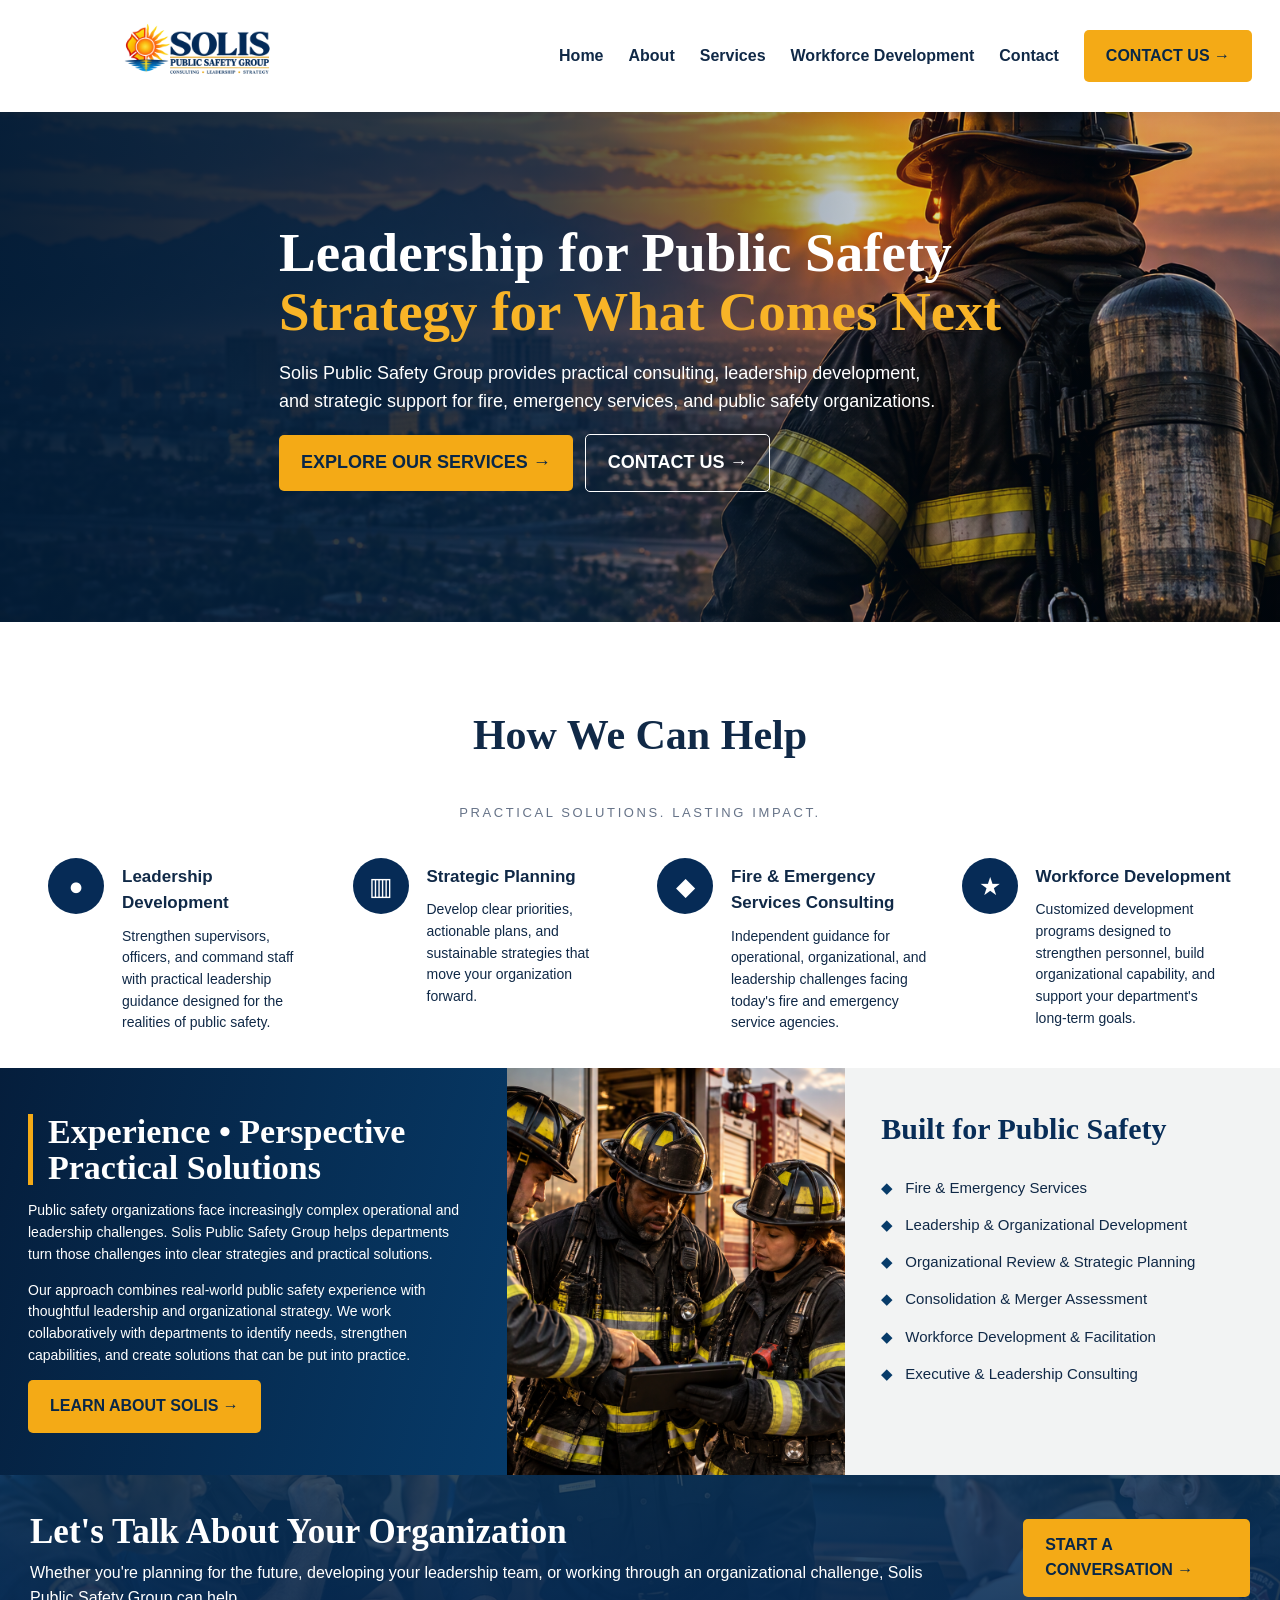
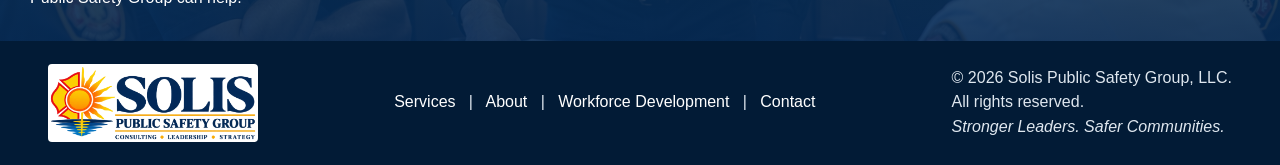
<file: index.html>
<!doctype html><html lang="en"><head><meta charset="utf-8"><meta name="viewport" content="width=device-width,initial-scale=1"><title>Solis Public Safety Group | Public Safety Consulting</title>
<link rel="icon" type="image/png" href="favicon.png"><meta name="description" content="Public safety consulting, leadership development, workforce development, strategic planning, and organizational guidance for fire and emergency service organizations."><link rel="stylesheet" href="styles.css"><style>
/* Homepage-specific styling to closely match the approved visual mockup */
.home .nav{max-width:1460px}.home-hero{min-height:510px;background:linear-gradient(90deg,rgba(2,28,55,.95) 0%,rgba(3,37,70,.75) 42%,rgba(3,37,70,.15) 72%),url('hero-firefighter.png') center 45%/cover;color:#fff;display:flex;align-items:center}.home-hero h1{font-size:55px;line-height:1.07;max-width:1050px;margin:0 0 18px}.home-hero p{font-size:18px;max-width:660px}.mock-services{padding:46px 0 34px}.mock-services h2{font-size:42px}.mock-grid{display:grid;grid-template-columns:repeat(4,1fr);gap:34px;margin-top:35px}.mock-item{display:grid;grid-template-columns:58px 1fr;gap:16px;align-items:start}.mock-item h3{font-family:Arial,sans-serif;font-size:17px;margin:6px 0 9px}.mock-item p{font-size:14px;margin:0}.mock-mid{display:grid;grid-template-columns:1.05fr .70fr .90fr;min-height:330px}.mock-copy{background:linear-gradient(105deg,#051e3c,#073b69);color:#fff;padding:46px 48px 42px max(28px,calc((100vw - 1440px)/2))}.mock-copy h2{color:#fff;font-size:34px;line-height:1.05;border-left:5px solid var(--gold);padding-left:15px;margin:0 0 15px}.mock-copy p{font-size:14px;max-width:600px}.mock-photo{background:url('home-public-safety-team.png') center/cover}.mock-built{background:#f2f3f3;padding:38px 36px}.mock-built h2{font-size:30px;margin:0 0 16px;color:#082d58}.mock-built ul{list-style:none;padding:0;margin:0}.mock-built li{padding:7px 0;font-size:15px}.mock-built li:before{content:'◆';color:#073b69;margin-right:12px}.home-cta{background:linear-gradient(#0a355ecf,#062b56e8),url('strategy.png') center/cover;padding:30px;color:white}.home-cta .inner{max-width:1240px;margin:auto;display:flex;align-items:center;justify-content:center;gap:70px}.home-cta h2{font-size:35px;color:#fff;margin:0}.home-cta p{margin:2px 0 0}.home footer{padding:23px 0}@media(max-width:950px){.mock-grid{grid-template-columns:1fr 1fr}.mock-mid{grid-template-columns:1fr}.mock-photo{min-height:320px}.home-cta .inner{display:block;text-align:center}.home-cta .btn{margin-top:15px}}@media(max-width:560px){.home-hero{min-height:540px}.home-hero h1{font-size:38px}.mock-grid{grid-template-columns:1fr}.mock-copy{padding:38px 22px}.mock-built{padding:35px 22px}}
footer .footer-links a{color:#fff;text-decoration:none}footer .footer-links a:hover,footer .footer-links a:focus{text-decoration:underline}</style></head><body class="home">
<header><div class="wrap nav"><a href="index.html"><img class="logo" src="solis-header-logo-blue.png" alt="Solis Public Safety Group"></a><button class="menuBtn" aria-label="Open menu" onclick="document.querySelector('nav').classList.toggle('open')">☰</button><nav><a href="index.html">Home</a><a href="about.html">About</a><a href="services.html">Services</a><a href="workforce-development.html">Workforce Development</a><a href="contact.html">Contact</a><a class="btn" href="contact.html">CONTACT US →</a></nav></div></header>
<main>
<section class="home-hero"><div class="wrap"><h1>Leadership for Public Safety<br><span class="gold">Strategy for What Comes Next</span></h1><p>Solis Public Safety Group provides practical consulting, leadership development, and strategic support for fire, emergency services, and public safety organizations.</p><p><a class="btn" href="services.html">EXPLORE OUR SERVICES →</a><a class="btn outline" href="contact.html">CONTACT US →</a></p></div></section>
<section class="mock-services"><div class="wrap"><div class="center"><h2>How We Can Help</h2><div class="eyebrow">PRACTICAL SOLUTIONS. LASTING IMPACT.</div></div><div class="mock-grid">
<div class="mock-item"><div class="icon">●</div><div><h3>Leadership Development</h3><p>Strengthen supervisors, officers, and command staff with practical leadership guidance designed for the realities of public safety.</p></div></div>
<div class="mock-item"><div class="icon">▥</div><div><h3>Strategic Planning</h3><p>Develop clear priorities, actionable plans, and sustainable strategies that move your organization forward.</p></div></div>
<div class="mock-item"><div class="icon">◆</div><div><h3>Fire & Emergency<br>Services Consulting</h3><p>Independent guidance for operational, organizational, and leadership challenges facing today's fire and emergency service agencies.</p></div></div>
<div class="mock-item"><div class="icon">★</div><div><h3>Workforce Development</h3><p>Customized development programs designed to strengthen personnel, build organizational capability, and support your department's long-term goals.</p></div></div>
</div></div></section>
<section class="mock-mid"><div class="mock-copy"><h2>Experience • Perspective<br>Practical Solutions</h2><p>Public safety organizations face increasingly complex operational and leadership challenges. Solis Public Safety Group helps departments turn those challenges into clear strategies and practical solutions.</p><p>Our approach combines real-world public safety experience with thoughtful leadership and organizational strategy. We work collaboratively with departments to identify needs, strengthen capabilities, and create solutions that can be put into practice.</p><a class="btn" href="about.html">LEARN ABOUT SOLIS →</a></div><div class="mock-photo" role="img" aria-label="Fire and emergency services team near apparatus"></div><div class="mock-built"><h2>Built for Public Safety</h2><ul><li>Fire & Emergency Services</li><li>Leadership & Organizational Development</li><li>Organizational Review & Strategic Planning</li><li>Consolidation & Merger Assessment</li><li>Workforce Development & Facilitation</li><li>Executive & Leadership Consulting</li></ul></div></section>
<section class="home-cta"><div class="inner"><div><h2>Let's Talk About Your Organization</h2><p>Whether you're planning for the future, developing your leadership team, or working through an organizational challenge, Solis Public Safety Group can help.</p></div><a class="btn" href="contact.html">START A CONVERSATION →</a></div></section>
</main><footer><div class="wrap"><img class="footerlogo" src="solis-footer-logo.png" alt="Solis Public Safety Group"><div class="footer-links"><a href="services.html">Services</a> &nbsp;&nbsp;|&nbsp;&nbsp; <a href="about.html">About</a> &nbsp;&nbsp;|&nbsp;&nbsp; <a href="workforce-development.html">Workforce Development</a> &nbsp;&nbsp;|&nbsp;&nbsp; <a href="contact.html">Contact</a></div><div>© 2026 Solis Public Safety Group, LLC.<br>All rights reserved.<br><em>Stronger Leaders. Safer Communities.</em></div></div></footer><script>document.querySelectorAll('nav a').forEach(a=>a.addEventListener('click',()=>document.querySelector('nav').classList.remove('open')))</script></body></html>
</file>
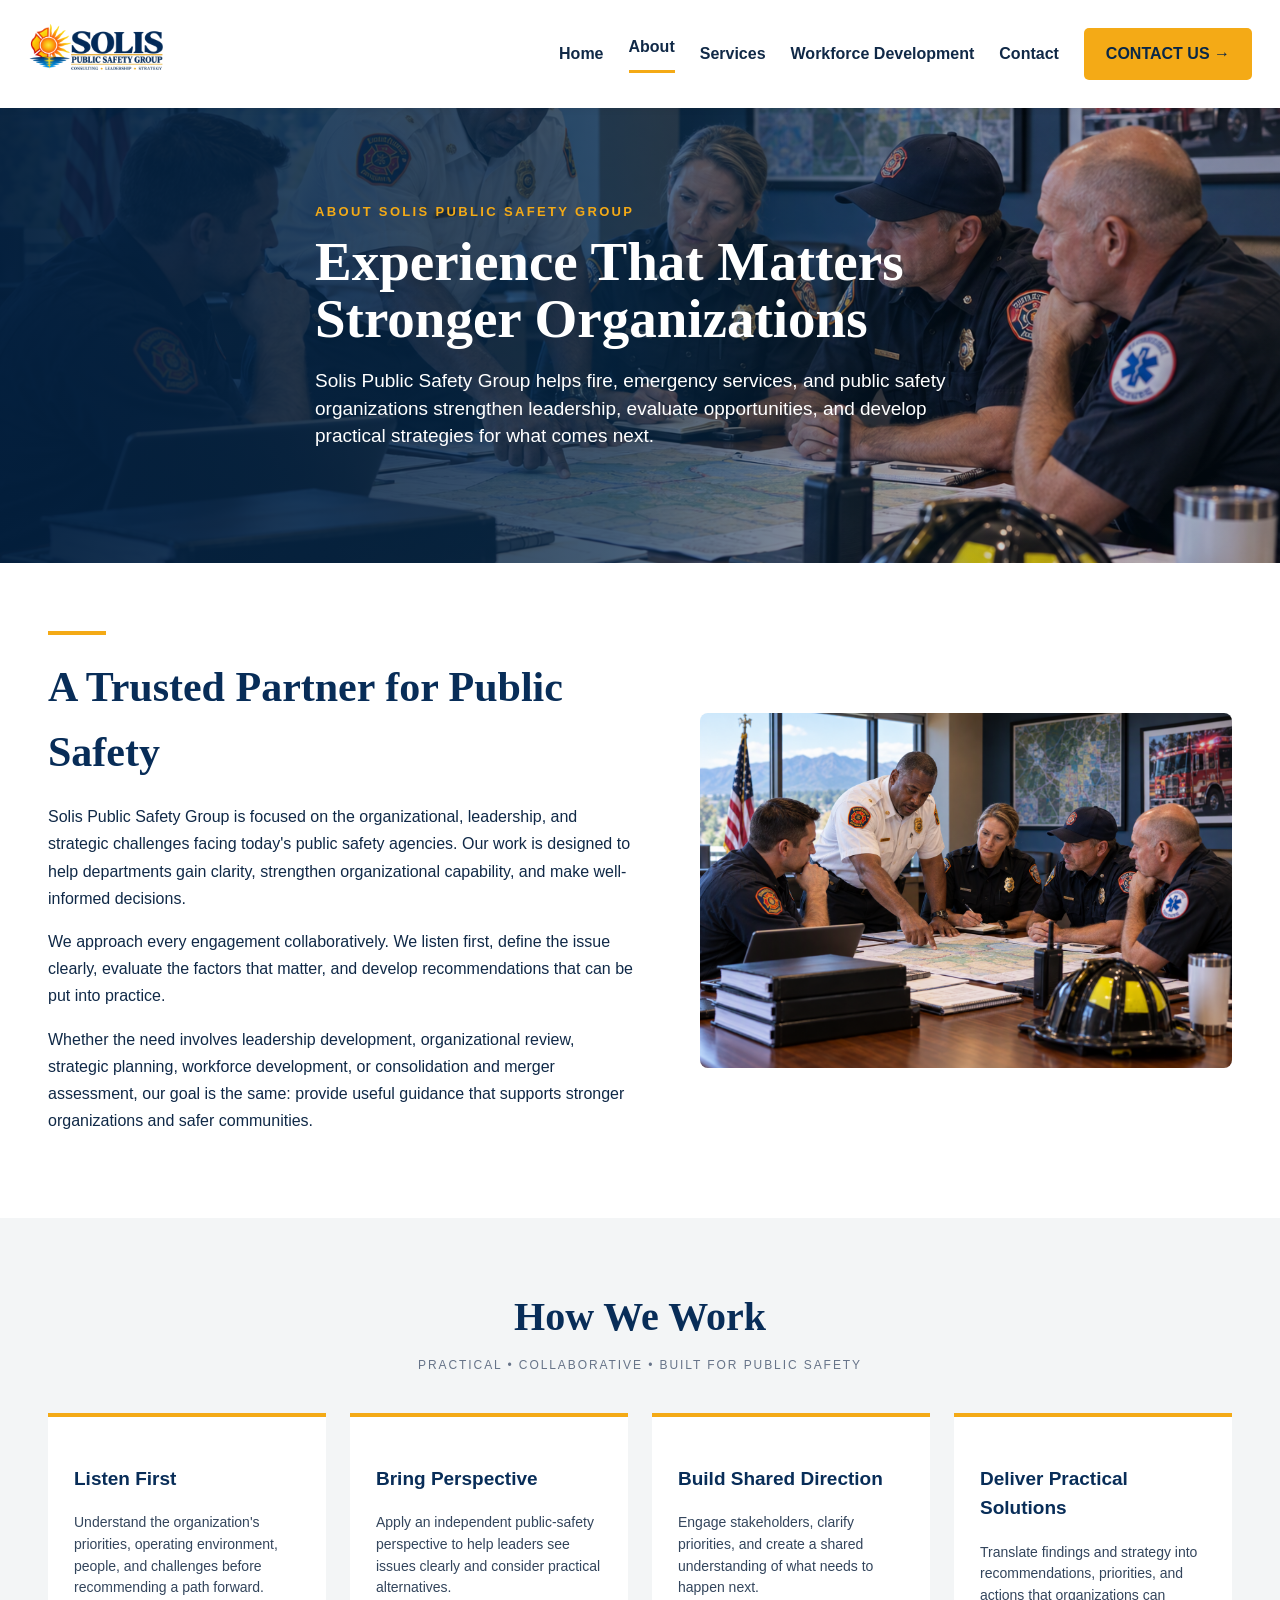
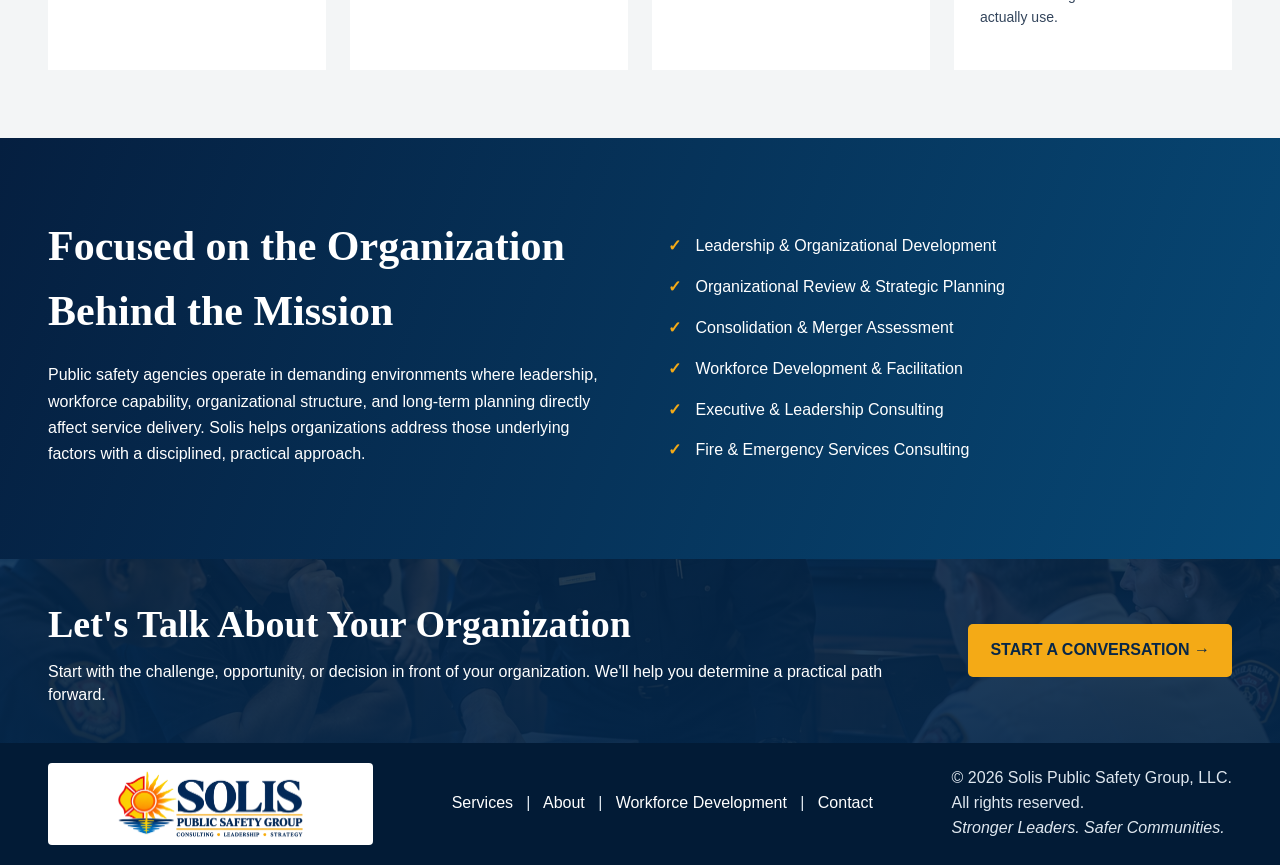
<file: about.html>
<!doctype html><html lang="en"><head><meta charset="utf-8"><meta name="viewport" content="width=device-width,initial-scale=1"><title>About Solis | Public Safety Leadership &amp; Strategy</title>
<link rel="icon" type="image/png" href="favicon.png"><meta name="description" content="Learn about Solis Public Safety Group and our experience-driven approach to public safety leadership, organizational development, strategic planning, and consulting."><link rel="stylesheet" href="styles.css"><style>
.about{overflow-x:hidden}.about header{background:#fff}.about .nav{max-width:1460px;height:108px}.about .nav>a:first-child{flex:0 0 430px}.about .logo{width:430px!important;max-height:92px!important;object-fit:contain;object-position:left center}.about .nav nav{margin-left:auto}.about .nav nav a[href="about.html"]{padding-bottom:10px;border-bottom:3px solid var(--gold)}.about-hero{min-height:455px;background:linear-gradient(90deg,rgba(3,31,61,.96),rgba(5,43,78,.73) 48%,rgba(5,35,64,.20) 78%),url('about-public-safety-team.png') center/cover;color:#fff;display:flex;align-items:center}.about-hero .copy{max-width:710px}.about-hero .eyebrow{color:#f4aa16;font-weight:800;letter-spacing:.18em;font-size:13px}.about-hero h1{font-size:55px;line-height:1.05;margin:10px 0 15px}.about-hero p{font-size:19px;line-height:1.45;max-width:650px}.about-section{padding:68px 0}.intro{display:grid;grid-template-columns:1.05fr .95fr;gap:65px;align-items:center}.intro h2,.approach h2{font-size:42px;color:#082d58;margin:0 0 18px}.intro p{font-size:16px;line-height:1.7}.intro img{width:100%;border-radius:8px;display:block}.accent{width:58px;border-top:4px solid var(--gold);margin:0 0 20px}.principles{background:#f3f5f6}.principles .center{text-align:center}.principles h2{font-size:40px;margin:0 0 8px;color:#082d58}.principles .sub{color:#677489;letter-spacing:.16em;font-size:12px}.principle-grid{display:grid;grid-template-columns:repeat(4,1fr);gap:24px;margin-top:38px}.principle{background:#fff;border-top:4px solid var(--gold);padding:28px 26px;min-height:205px}.principle h3{font-family:Arial,sans-serif;font-size:19px;color:#082d58}.principle p{font-size:14px;line-height:1.55;color:#33455c}.approach{background:linear-gradient(110deg,#051f40,#074875);color:#fff}.approach h2{color:#fff}.approach-grid{display:grid;grid-template-columns:1fr 1fr;gap:55px;align-items:center}.approach p{line-height:1.65}.check{list-style:none;padding:0;margin:20px 0}.check li{padding:8px 0 8px 28px;position:relative}.check li:before{content:'✓';position:absolute;left:0;color:var(--gold);font-weight:800}.about-cta{background:linear-gradient(rgba(4,39,75,.86),rgba(4,39,75,.92)),url('strategy.png') center/cover;color:#fff;padding:36px 0}.about-cta .wrap{display:grid;grid-template-columns:1fr auto;gap:40px;align-items:center}.about-cta h2{font-size:38px;margin:0 0 6px}.about-cta p{margin:0;line-height:1.45}.about footer{padding:20px 0}.about .footerlogo{width:325px!important;max-height:82px!important;object-fit:contain;background:#fff!important;padding:6px 10px;border-radius:4px}@media(max-width:1000px){.about .nav>a:first-child{flex-basis:340px}.about .logo{width:340px!important}.principle-grid{grid-template-columns:1fr 1fr}}@media(max-width:850px){.about .nav>a:first-child{flex-basis:auto}.about .logo{width:255px!important}.about-hero h1{font-size:42px}.intro,.approach-grid,.about-cta .wrap{grid-template-columns:1fr}.principle-grid{grid-template-columns:1fr 1fr}.about-cta{text-align:center}}@media(max-width:560px){.principle-grid{grid-template-columns:1fr}.about-hero h1{font-size:36px}.about-section{padding:48px 0}}
footer .footer-links a{color:#fff;text-decoration:none}footer .footer-links a:hover,footer .footer-links a:focus{text-decoration:underline}</style></head><body class="about"><header><div class="wrap nav"><a href="index.html"><img class="logo" src="solis-header-logo-blue.png" alt="Solis Public Safety Group"></a><button class="menuBtn" aria-label="Open menu" onclick="document.querySelector('nav').classList.toggle('open')">☰</button><nav><a href="index.html">Home</a><a href="about.html">About</a><a href="services.html">Services</a><a href="workforce-development.html">Workforce Development</a><a href="contact.html">Contact</a><a class="btn" href="contact.html">CONTACT US →</a></nav></div></header><main>
<section class="about-hero"><div class="wrap"><div class="copy"><div class="eyebrow">ABOUT SOLIS PUBLIC SAFETY GROUP</div><h1>Experience That Matters<br>Stronger Organizations</h1><p>Solis Public Safety Group helps fire, emergency services, and public safety organizations strengthen leadership, evaluate opportunities, and develop practical strategies for what comes next.</p></div></div></section>
<section class="about-section"><div class="wrap intro"><div><div class="accent"></div><h2>A Trusted Partner for Public Safety</h2><p>Solis Public Safety Group is focused on the organizational, leadership, and strategic challenges facing today's public safety agencies. Our work is designed to help departments gain clarity, strengthen organizational capability, and make well-informed decisions.</p><p>We approach every engagement collaboratively. We listen first, define the issue clearly, evaluate the factors that matter, and develop recommendations that can be put into practice.</p><p>Whether the need involves leadership development, organizational review, strategic planning, workforce development, or consolidation and merger assessment, our goal is the same: provide useful guidance that supports stronger organizations and safer communities.</p></div><img src="about-public-safety-team.png" alt="Public safety leaders collaborating around planning materials"></div></section>
<section class="about-section principles"><div class="wrap"><div class="center"><h2>How We Work</h2><div class="sub">PRACTICAL • COLLABORATIVE • BUILT FOR PUBLIC SAFETY</div></div><div class="principle-grid"><article class="principle"><h3>Listen First</h3><p>Understand the organization's priorities, operating environment, people, and challenges before recommending a path forward.</p></article><article class="principle"><h3>Bring Perspective</h3><p>Apply an independent public-safety perspective to help leaders see issues clearly and consider practical alternatives.</p></article><article class="principle"><h3>Build Shared Direction</h3><p>Engage stakeholders, clarify priorities, and create a shared understanding of what needs to happen next.</p></article><article class="principle"><h3>Deliver Practical Solutions</h3><p>Translate findings and strategy into recommendations, priorities, and actions that organizations can actually use.</p></article></div></div></section>
<section class="about-section approach"><div class="wrap approach-grid"><div><h2>Focused on the Organization Behind the Mission</h2><p>Public safety agencies operate in demanding environments where leadership, workforce capability, organizational structure, and long-term planning directly affect service delivery. Solis helps organizations address those underlying factors with a disciplined, practical approach.</p></div><ul class="check"><li>Leadership & Organizational Development</li><li>Organizational Review & Strategic Planning</li><li>Consolidation & Merger Assessment</li><li>Workforce Development & Facilitation</li><li>Executive & Leadership Consulting</li><li>Fire & Emergency Services Consulting</li></ul></div></section>
<section class="about-cta"><div class="wrap"><div><h2>Let's Talk About Your Organization</h2><p>Start with the challenge, opportunity, or decision in front of your organization. We'll help you determine a practical path forward.</p></div><a class="btn" href="contact.html">START A CONVERSATION →</a></div></section></main>
<footer><div class="wrap"><img class="footerlogo" src="solis-footer-logo.png" alt="Solis Public Safety Group"><div class="footer-links"><a href="services.html">Services</a> &nbsp;&nbsp;|&nbsp;&nbsp; <a href="about.html">About</a> &nbsp;&nbsp;|&nbsp;&nbsp; <a href="workforce-development.html">Workforce Development</a> &nbsp;&nbsp;|&nbsp;&nbsp; <a href="contact.html">Contact</a></div><div>© 2026 Solis Public Safety Group, LLC.<br>All rights reserved.<br><em>Stronger Leaders. Safer Communities.</em></div></div></footer><script>document.querySelectorAll('nav a').forEach(a=>a.addEventListener('click',()=>document.querySelector('nav').classList.remove('open')))</script></body></html>
</file>
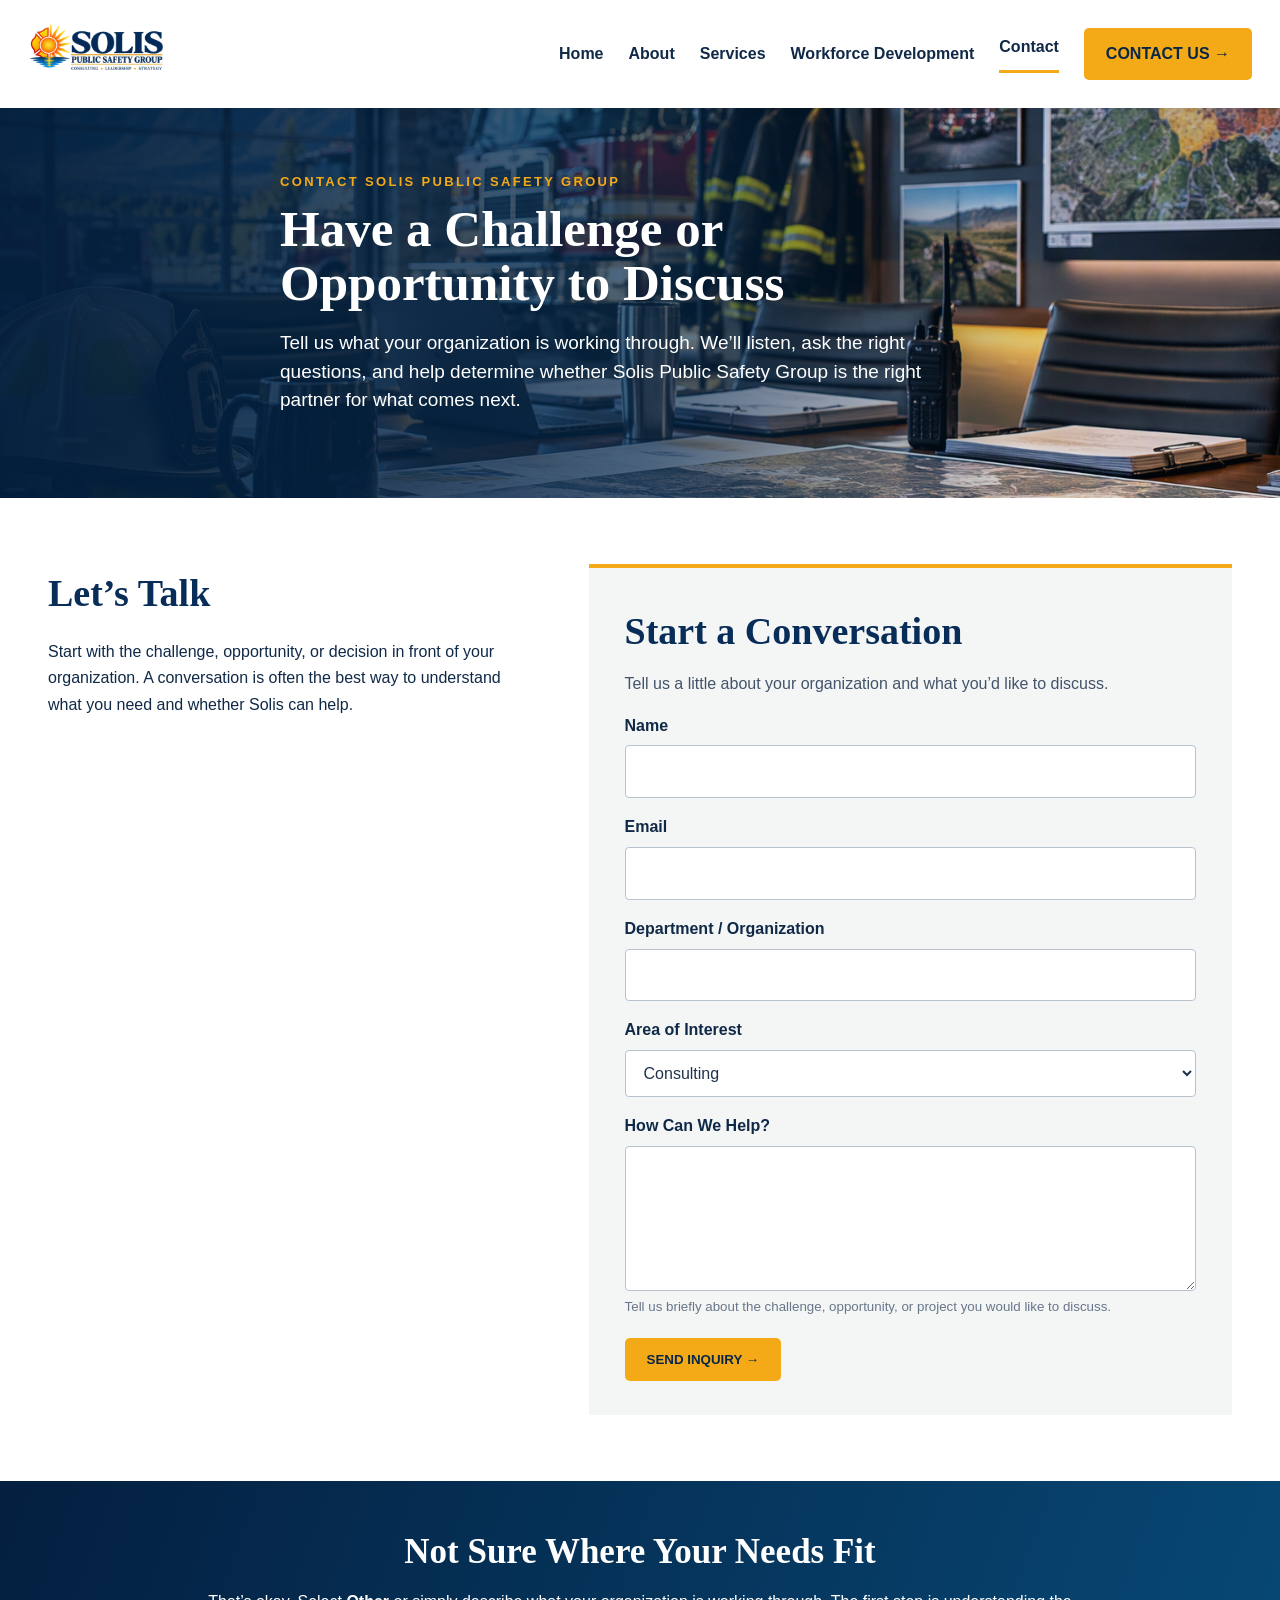
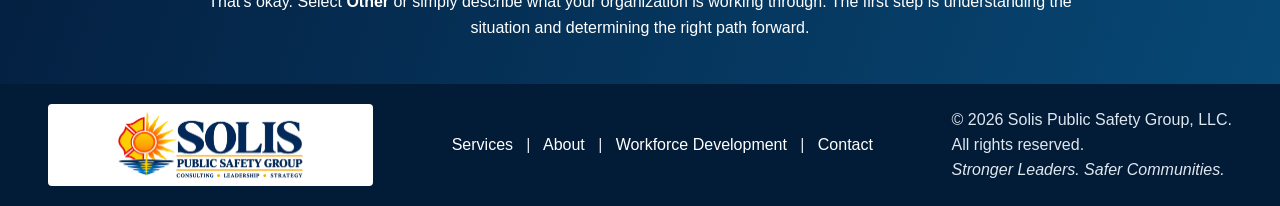
<file: contact.html>
<!doctype html><html lang="en"><head><meta charset="utf-8"><meta name="viewport" content="width=device-width,initial-scale=1"><title>Contact Solis Public Safety Group</title>
<link rel="icon" type="image/png" href="favicon.png"><meta name="description" content="Contact Solis Public Safety Group to discuss public safety consulting, leadership development, strategic planning, workforce development, and organizational needs."><link rel="stylesheet" href="styles.css"><style>
.contact-page{overflow-x:hidden}.contact-page header{background:#fff}.contact-page .nav{max-width:1460px;height:108px}.contact-page .nav>a:first-child{flex:0 0 430px}.contact-page .logo{width:430px!important;max-height:92px!important;object-fit:contain;object-position:left center}.contact-page .nav nav{margin-left:auto}.contact-page .nav nav a[href="contact.html"]{padding-bottom:10px;border-bottom:3px solid var(--gold)}.contact-hero{min-height:390px;background:linear-gradient(90deg,rgba(3,31,61,.97),rgba(5,43,78,.70) 51%,rgba(5,35,64,.12) 80%),url('contact-public-safety.png') center/cover;color:#fff;display:flex;align-items:center}.contact-hero .copy{max-width:720px}.contact-hero .eyebrow{color:#f4aa16;font-weight:800;letter-spacing:.18em;font-size:13px}.contact-hero h1{font-size:51px;line-height:1.06;margin:10px 0 15px}.contact-hero p{font-size:19px;line-height:1.5;max-width:680px}.contact-section{padding:66px 0}.contact-layout{display:grid;grid-template-columns:.85fr 1.15fr;gap:65px;align-items:start}.talk h2,.formbox h2{font-size:38px;color:#082d58;margin:0 0 16px}.talk>p{font-size:16px;line-height:1.65}.person{margin-top:34px;border-left:4px solid var(--gold);padding-left:22px}.person h3{font-family:Georgia,'Times New Roman',serif;font-size:25px;color:#082d58;margin:0 0 13px}.contact-action{display:block;width:max-content;max-width:100%;font-family:Montserrat,Arial,Helvetica,sans-serif;font-weight:600;font-size:19px;line-height:1.65;color:#073b69;text-decoration:none}.contact-action:hover{text-decoration:underline}.brandline{margin-top:18px;color:#6c7889;font-size:12px;letter-spacing:.14em}.formbox{background:#f4f5f5;border-top:4px solid var(--gold);padding:34px 36px}.formbox>p{margin-top:-5px;color:#43546a}.field{display:grid;gap:7px;margin:17px 0}.field label{font-weight:700;color:#102947}.field input,.field select,.field textarea{width:100%;padding:13px 14px;border:1px solid #b8c3cd;border-radius:4px;background:#fff;color:#1e334b;font:inherit}.field textarea{min-height:145px;resize:vertical}.field small{color:#68768a;line-height:1.35}.submit{border:0;cursor:pointer;margin-top:5px}.unsure{background:linear-gradient(110deg,#041f40,#074875);color:#fff;padding:44px 0}.unsure .wrap{max-width:920px;text-align:center}.unsure h2{font-size:35px;margin:0 0 10px}.unsure p{font-size:16px;line-height:1.6;margin:0}.contact-page footer{padding:20px 0}.contact-page .footerlogo{width:325px!important;max-height:82px!important;object-fit:contain;background:#fff!important;padding:6px 10px;border-radius:4px}@media(max-width:1000px){.contact-page .nav>a:first-child{flex-basis:340px}.contact-page .logo{width:340px!important}}@media(max-width:850px){.contact-page .nav>a:first-child{flex-basis:auto}.contact-page .logo{width:255px!important}.contact-hero h1{font-size:40px}.contact-layout{grid-template-columns:1fr;gap:40px}}@media(max-width:560px){.contact-hero h1{font-size:34px}.contact-section{padding:48px 0}.formbox{padding:28px 22px}.contact-action{font-size:18px}}
footer .footer-links a{color:#fff;text-decoration:none}footer .footer-links a:hover,footer .footer-links a:focus{text-decoration:underline}</style></head><body class="contact-page"><header><div class="wrap nav"><a href="index.html"><img class="logo" src="solis-header-logo-blue.png" alt="Solis Public Safety Group"></a><button class="menuBtn" aria-label="Open menu" onclick="document.querySelector('nav').classList.toggle('open')">☰</button><nav><a href="index.html">Home</a><a href="about.html">About</a><a href="services.html">Services</a><a href="workforce-development.html">Workforce Development</a><a href="contact.html">Contact</a><a class="btn" href="contact.html">CONTACT US →</a></nav></div></header><main>
<section class="contact-hero"><div class="wrap"><div class="copy"><div class="eyebrow">CONTACT SOLIS PUBLIC SAFETY GROUP</div><h1>Have a Challenge or Opportunity to Discuss</h1><p>Tell us what your organization is working through. We’ll listen, ask the right questions, and help determine whether Solis Public Safety Group is the right partner for what comes next.</p></div></div></section>
<section class="contact-section"><div class="wrap contact-layout"><div class="talk"><h2>Let’s Talk</h2><p>Start with the challenge, opportunity, or decision in front of your organization. A conversation is often the best way to understand what you need and whether Solis can help.</p></div>
<div class="formbox"><h2>Start a Conversation</h2><p>Tell us a little about your organization and what you’d like to discuss.</p><form action="https://formspree.io/f/xkjrkzvl" method="POST"><div class="field"><label for="name">Name</label><input id="name" name="name" required autocomplete="name"></div><div class="field"><label for="email">Email</label><input id="email" name="email" type="email" required autocomplete="email"></div><div class="field"><label for="org">Department / Organization</label><input id="org" name="organization" autocomplete="organization"></div><div class="field"><label for="interest">Area of Interest</label><select id="interest" name="area_of_interest"><option>Consulting</option><option>Leadership Development</option><option>Strategic Planning</option><option>Workforce Development</option><option>Other</option></select></div><div class="field"><label for="message">How Can We Help?</label><textarea id="message" name="message" required></textarea><small>Tell us briefly about the challenge, opportunity, or project you would like to discuss.</small></div><button class="btn submit" type="submit">SEND INQUIRY →</button></form></div></div></section>
<section class="unsure"><div class="wrap"><h2>Not Sure Where Your Needs Fit</h2><p>That’s okay. Select <strong>Other</strong> or simply describe what your organization is working through. The first step is understanding the situation and determining the right path forward.</p></div></section></main><footer><div class="wrap"><img class="footerlogo" src="solis-footer-logo.png" alt="Solis Public Safety Group"><div class="footer-links"><a href="services.html">Services</a> &nbsp;&nbsp;|&nbsp;&nbsp; <a href="about.html">About</a> &nbsp;&nbsp;|&nbsp;&nbsp; <a href="workforce-development.html">Workforce Development</a> &nbsp;&nbsp;|&nbsp;&nbsp; <a href="contact.html">Contact</a></div><div>© 2026 Solis Public Safety Group, LLC.<br>All rights reserved.<br><em>Stronger Leaders. Safer Communities.</em></div></div></footer><script>document.querySelectorAll('nav a').forEach(a=>a.addEventListener('click',()=>document.querySelector('nav').classList.remove('open')));</script></body></html>
</file>
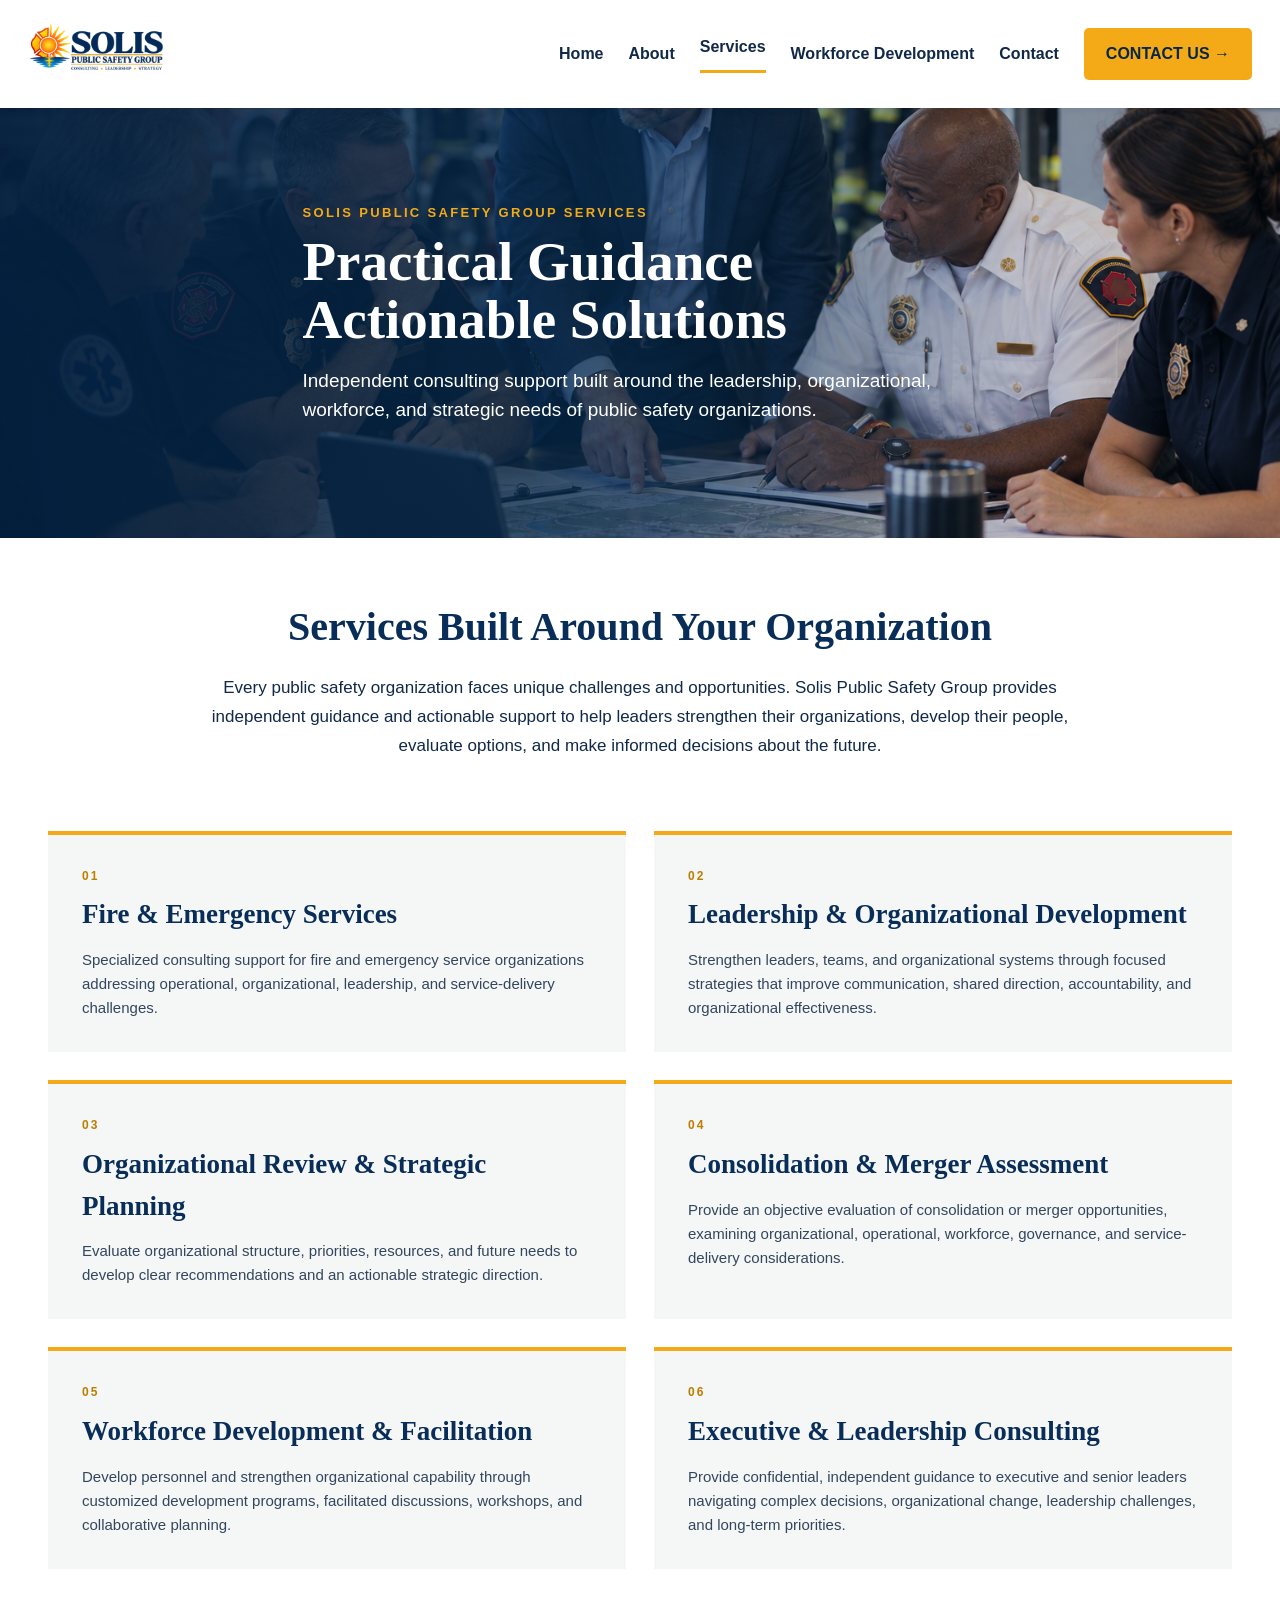
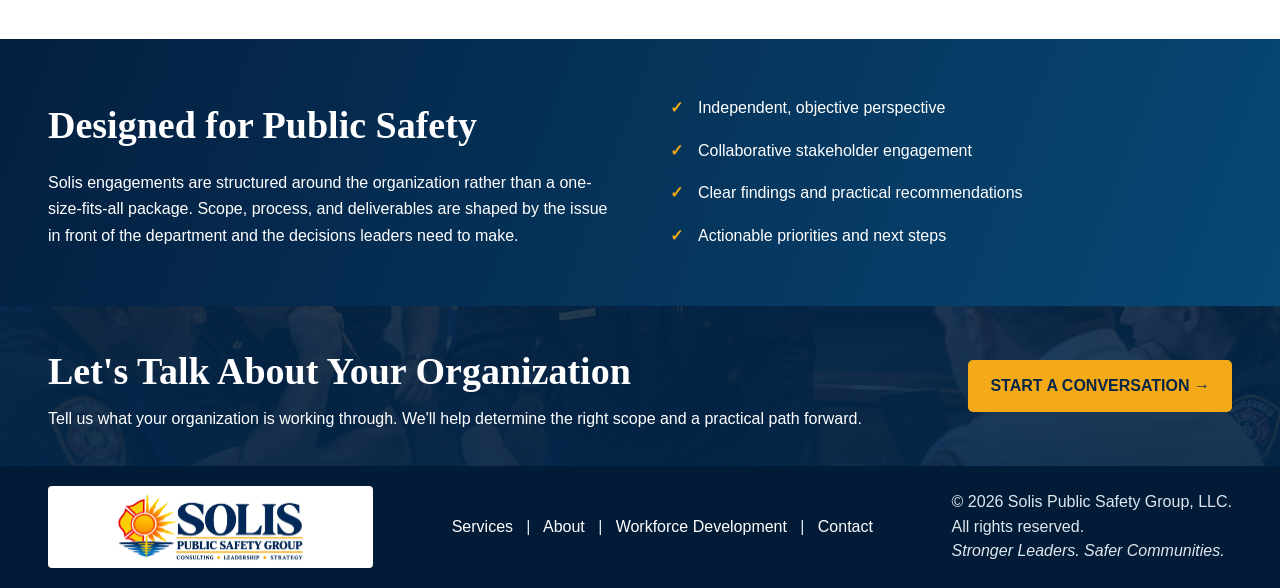
<file: services.html>
<!doctype html><html lang="en"><head><meta charset="utf-8"><meta name="viewport" content="width=device-width,initial-scale=1"><title>Public Safety Consulting Services | Solis</title>
<link rel="icon" type="image/png" href="favicon.png"><meta name="description" content="Public safety consulting services for fire and emergency service organizations, including leadership, strategic planning, organizational review, workforce development, and merger assessment."><link rel="stylesheet" href="styles.css"><style>
.services-page{overflow-x:hidden}.services-page header{background:#fff}.services-page .nav{max-width:1460px;height:108px}.services-page .nav>a:first-child{flex:0 0 430px}.services-page .logo{width:430px!important;max-height:92px!important;object-fit:contain;object-position:left center}.services-page .nav nav{margin-left:auto}.services-page .nav nav a[href="services.html"]{padding-bottom:10px;border-bottom:3px solid var(--gold)}.services-hero{min-height:430px;background:linear-gradient(90deg,rgba(3,31,61,.97),rgba(5,43,78,.72) 50%,rgba(5,35,64,.16) 80%),url('services-hero-diverse.png') center/cover;color:#fff;display:flex;align-items:center}.services-hero .copy{max-width:720px}.services-hero .eyebrow{color:#f4aa16;font-weight:800;letter-spacing:.18em;font-size:13px}.services-hero h1{font-size:55px;line-height:1.05;margin:10px 0 15px}.services-hero p{font-size:19px;line-height:1.5;max-width:675px}.services-intro{padding:58px 0;text-align:center}.services-intro h2{font-size:40px;color:#082d58;margin:0 0 16px}.services-intro p{font-size:17px;line-height:1.7;max-width:900px;margin:auto}.service-section{padding:12px 0 70px}.service-grid{display:grid;grid-template-columns:repeat(2,1fr);gap:28px}.service-card{background:#f5f6f6;border-top:4px solid var(--gold);padding:32px 34px;min-height:215px}.service-card .num{color:#bd7e00;font-weight:800;font-size:12px;letter-spacing:.18em}.service-card h2{font-size:27px;color:#082d58;margin:9px 0 12px}.service-card p{font-size:15px;line-height:1.6;color:#33465e;margin:0}.services-band{padding:48px 0;background:linear-gradient(110deg,#041f40,#074875);color:#fff}.services-band .wrap{display:grid;grid-template-columns:1fr 1fr;gap:60px;align-items:center}.services-band h2{font-size:38px;margin:0 0 15px}.services-band p{line-height:1.65;margin:0}.services-band ul{list-style:none;padding:0;margin:0}.services-band li{padding:9px 0 9px 28px;position:relative}.services-band li:before{content:'✓';position:absolute;left:0;color:var(--gold);font-weight:800}.services-cta{background:linear-gradient(rgba(4,39,75,.86),rgba(4,39,75,.92)),url('strategy.png') center/cover;color:#fff;padding:36px 0}.services-cta .wrap{display:grid;grid-template-columns:1fr auto;gap:40px;align-items:center}.services-cta h2{font-size:38px;margin:0 0 6px}.services-cta p{margin:0;line-height:1.45}.services-page footer{padding:20px 0}.services-page .footerlogo{width:325px!important;max-height:82px!important;object-fit:contain;background:#fff!important;padding:6px 10px;border-radius:4px}@media(max-width:1000px){.services-page .nav>a:first-child{flex-basis:340px}.services-page .logo{width:340px!important}}@media(max-width:850px){.services-page .nav>a:first-child{flex-basis:auto}.services-page .logo{width:255px!important}.services-hero h1{font-size:42px}.service-grid,.services-band .wrap,.services-cta .wrap{grid-template-columns:1fr}.services-cta{text-align:center}}@media(max-width:560px){.service-grid{grid-template-columns:1fr}.services-hero h1{font-size:36px}.services-intro{padding:44px 0}.service-card{padding:28px 24px}}
footer .footer-links a{color:#fff;text-decoration:none}footer .footer-links a:hover,footer .footer-links a:focus{text-decoration:underline}</style></head><body class="services-page"><header><div class="wrap nav"><a href="index.html"><img class="logo" src="solis-header-logo-blue.png" alt="Solis Public Safety Group"></a><button class="menuBtn" aria-label="Open menu" onclick="document.querySelector('nav').classList.toggle('open')">☰</button><nav><a href="index.html">Home</a><a href="about.html">About</a><a href="services.html">Services</a><a href="workforce-development.html">Workforce Development</a><a href="contact.html">Contact</a><a class="btn" href="contact.html">CONTACT US →</a></nav></div></header><main>
<section class="services-hero"><div class="wrap"><div class="copy"><div class="eyebrow">SOLIS PUBLIC SAFETY GROUP SERVICES</div><h1>Practical Guidance<br>Actionable Solutions</h1><p>Independent consulting support built around the leadership, organizational, workforce, and strategic needs of public safety organizations.</p></div></div></section>
<section class="services-intro"><div class="wrap"><h2>Services Built Around Your Organization</h2><p>Every public safety organization faces unique challenges and opportunities. Solis Public Safety Group provides independent guidance and actionable support to help leaders strengthen their organizations, develop their people, evaluate options, and make informed decisions about the future.</p></div></section>
<section class="service-section"><div class="wrap service-grid"><article class="service-card"><div class="num">01</div><h2>Fire & Emergency Services</h2><p>Specialized consulting support for fire and emergency service organizations addressing operational, organizational, leadership, and service-delivery challenges.</p></article><article class="service-card"><div class="num">02</div><h2>Leadership & Organizational Development</h2><p>Strengthen leaders, teams, and organizational systems through focused strategies that improve communication, shared direction, accountability, and organizational effectiveness.</p></article><article class="service-card"><div class="num">03</div><h2>Organizational Review & Strategic Planning</h2><p>Evaluate organizational structure, priorities, resources, and future needs to develop clear recommendations and an actionable strategic direction.</p></article><article class="service-card"><div class="num">04</div><h2>Consolidation & Merger Assessment</h2><p>Provide an objective evaluation of consolidation or merger opportunities, examining organizational, operational, workforce, governance, and service-delivery considerations.</p></article><article class="service-card"><div class="num">05</div><h2>Workforce Development & Facilitation</h2><p>Develop personnel and strengthen organizational capability through customized development programs, facilitated discussions, workshops, and collaborative planning.</p></article><article class="service-card"><div class="num">06</div><h2>Executive & Leadership Consulting</h2><p>Provide confidential, independent guidance to executive and senior leaders navigating complex decisions, organizational change, leadership challenges, and long-term priorities.</p></article></div></section>
<section class="services-band"><div class="wrap"><div><h2>Designed for Public Safety</h2><p>Solis engagements are structured around the organization rather than a one-size-fits-all package. Scope, process, and deliverables are shaped by the issue in front of the department and the decisions leaders need to make.</p></div><ul><li>Independent, objective perspective</li><li>Collaborative stakeholder engagement</li><li>Clear findings and practical recommendations</li><li>Actionable priorities and next steps</li></ul></div></section>
<section class="services-cta"><div class="wrap"><div><h2>Let's Talk About Your Organization</h2><p>Tell us what your organization is working through. We'll help determine the right scope and a practical path forward.</p></div><a class="btn" href="contact.html">START A CONVERSATION →</a></div></section></main><footer><div class="wrap"><img class="footerlogo" src="solis-footer-logo.png" alt="Solis Public Safety Group"><div class="footer-links"><a href="services.html">Services</a> &nbsp;&nbsp;|&nbsp;&nbsp; <a href="about.html">About</a> &nbsp;&nbsp;|&nbsp;&nbsp; <a href="workforce-development.html">Workforce Development</a> &nbsp;&nbsp;|&nbsp;&nbsp; <a href="contact.html">Contact</a></div><div>© 2026 Solis Public Safety Group, LLC.<br>All rights reserved.<br><em>Stronger Leaders. Safer Communities.</em></div></div></footer><script>document.querySelectorAll('nav a').forEach(a=>a.addEventListener('click',()=>document.querySelector('nav').classList.remove('open')))</script></body></html>
</file>
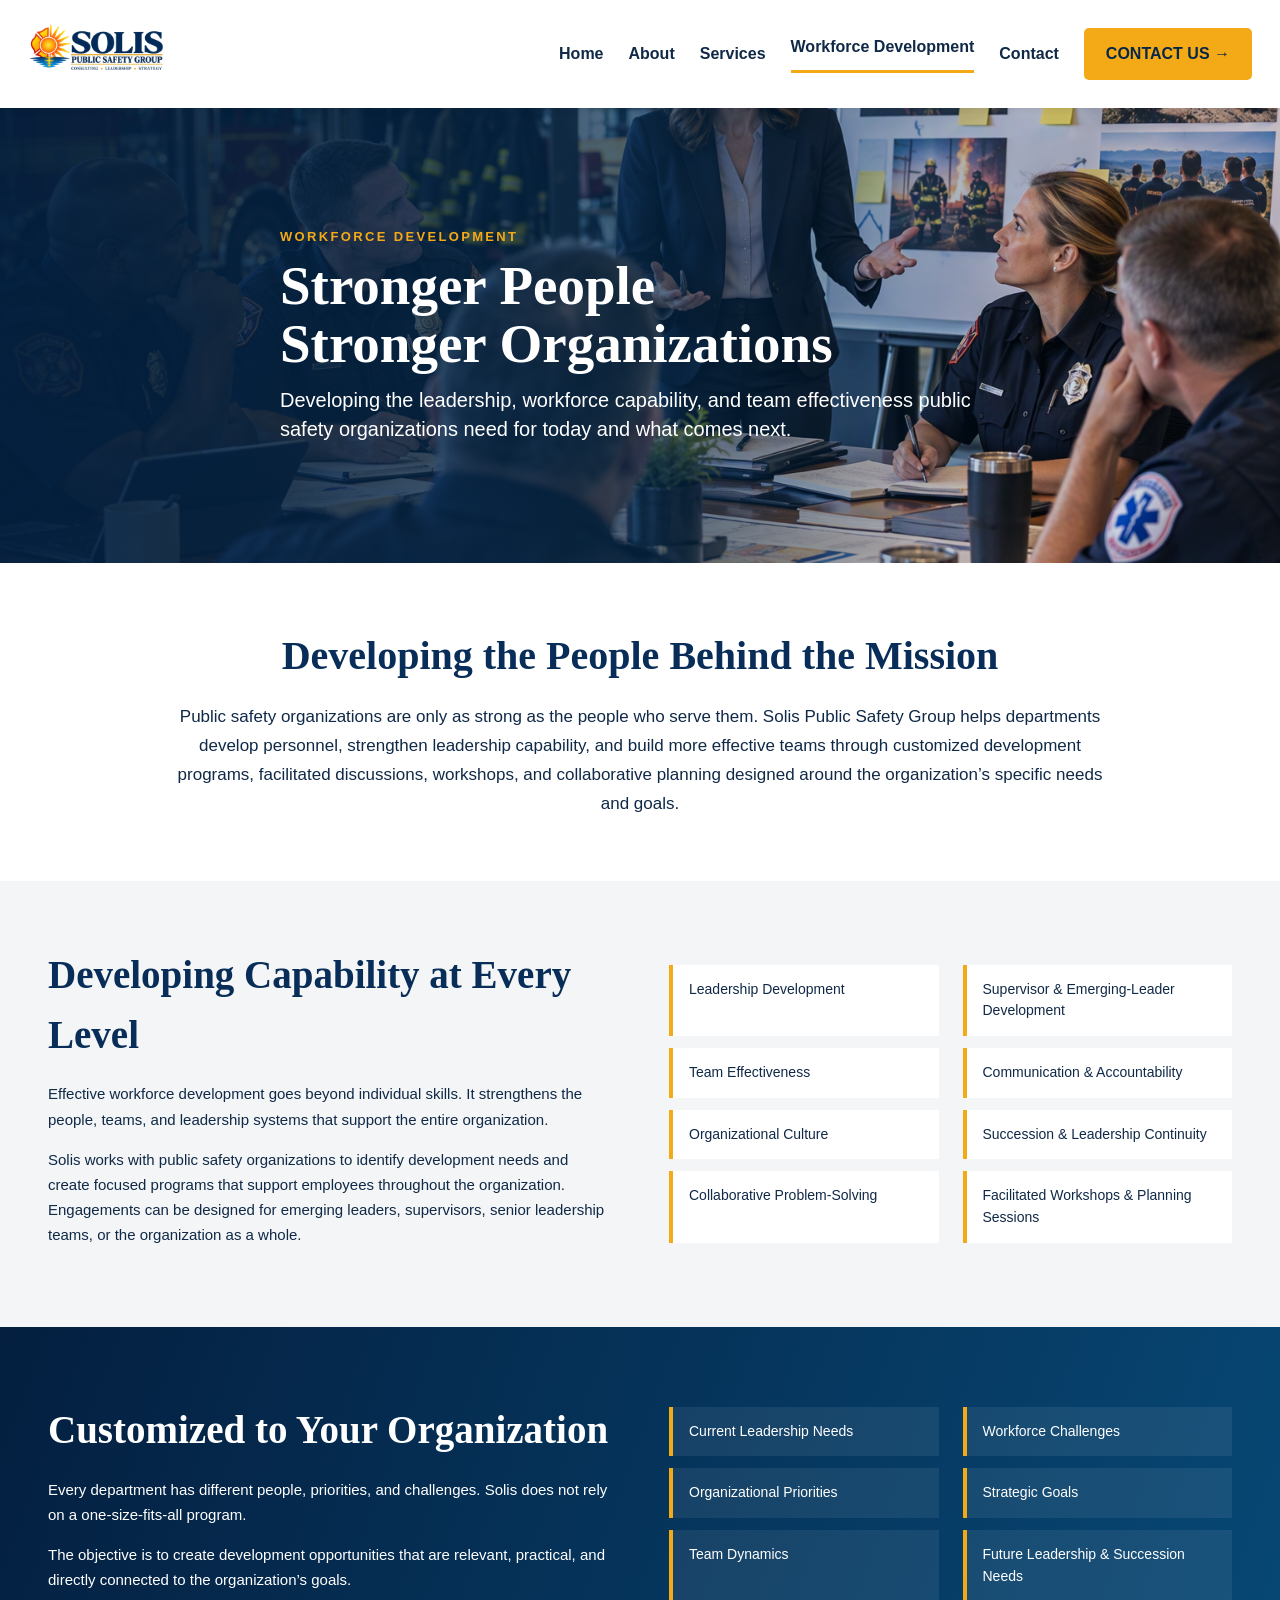
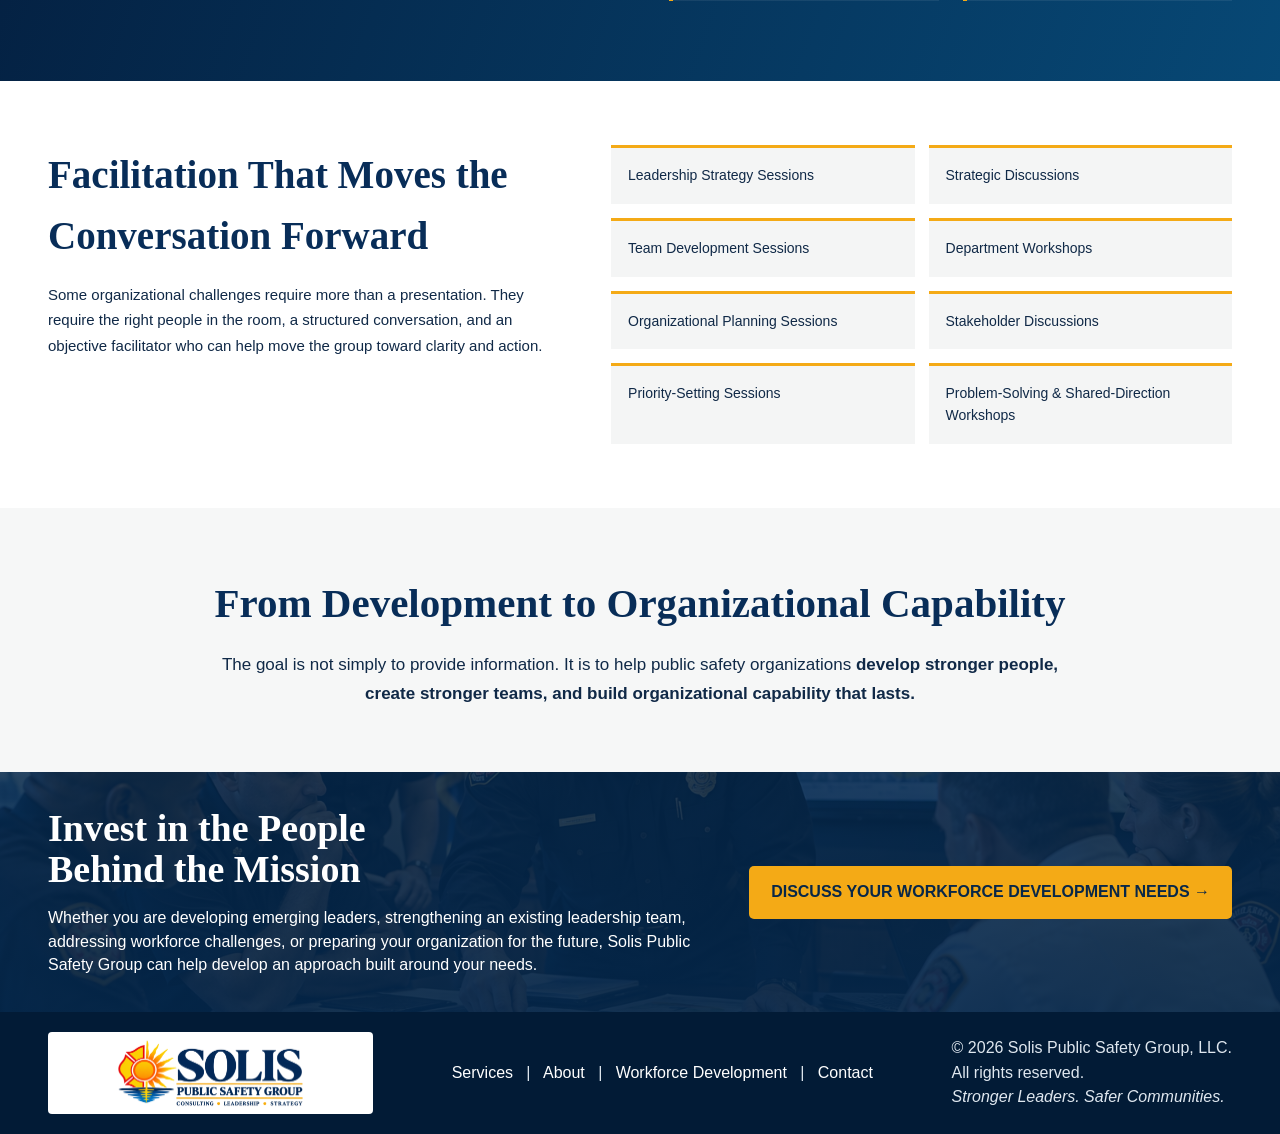
<file: workforce-development.html>
<!doctype html><html lang="en"><head><meta charset="utf-8"><meta name="viewport" content="width=device-width,initial-scale=1"><title>Public Safety Workforce Development | Solis</title>
<link rel="icon" type="image/png" href="favicon.png"><meta name="description" content="Public safety workforce development, leadership development, succession planning, team effectiveness, facilitation, and organizational capability for fire and emergency service organizations."><link rel="stylesheet" href="styles.css"><style>
.wd{overflow-x:hidden}.wd header{background:#fff}.wd .nav{max-width:1460px;height:108px}.wd .nav>a:first-child{flex:0 0 430px}.wd .logo{width:430px!important;max-height:92px!important;object-fit:contain;object-position:left center}.wd .nav nav{margin-left:auto}.wd .nav nav a[href="workforce-development.html"]{padding-bottom:10px;border-bottom:3px solid var(--gold)}.wd-hero{min-height:455px;background:linear-gradient(90deg,rgba(3,31,61,.97),rgba(5,43,78,.70) 50%,rgba(5,35,64,.15) 80%),url('workforce-development.png') center/cover;color:#fff;display:flex;align-items:center}.wd-hero .copy{max-width:760px}.wd-hero .eyebrow{color:#f4aa16;font-weight:800;letter-spacing:.18em;font-size:13px}.wd-hero h1{font-size:55px;line-height:1.05;margin:10px 0 14px}.wd-hero .sub{font-size:20px;line-height:1.45;max-width:720px}.intro{padding:62px 0;text-align:center}.intro h2{font-size:40px;color:#082d58;margin:0 0 16px}.intro p{max-width:950px;margin:auto;font-size:17px;line-height:1.7}.section{padding:64px 0}.light{background:#f3f5f6}.two{display:grid;grid-template-columns:1fr 1fr;gap:58px;align-items:center}.section h2{font-size:39px;color:#082d58;margin:0 0 16px}.section p{font-size:15px;line-height:1.68}.list{display:grid;grid-template-columns:1fr 1fr;gap:12px 24px;list-style:none;padding:0}.list li{background:#fff;border-left:4px solid var(--gold);padding:14px 16px;font-size:14px}.custom{background:linear-gradient(110deg,#041f40,#074875);color:#fff}.custom h2{color:#fff}.custom .list li{background:rgba(255,255,255,.07);color:#fff}.facilitate-grid{display:grid;grid-template-columns:.9fr 1.1fr;gap:55px}.sessions{display:grid;grid-template-columns:repeat(2,1fr);gap:14px}.session{background:#f4f5f5;padding:17px;border-top:3px solid var(--gold);font-size:14px}.outcome{text-align:center;background:#f6f7f7}.outcome h2{font-size:41px}.outcome p{max-width:850px;margin:0 auto;font-size:17px}.wd-cta{background:linear-gradient(rgba(4,39,75,.86),rgba(4,39,75,.92)),url('strategy.png') center/cover;color:#fff;padding:36px 0}.wd-cta .wrap{display:grid;grid-template-columns:1fr auto;gap:40px;align-items:center}.wd-cta h2{font-size:38px;line-height:1.08;margin:0 0 16px}.wd-cta p{margin:0;line-height:1.45}.wd footer{padding:20px 0}.wd .footerlogo{width:325px!important;max-height:82px!important;object-fit:contain;background:#fff!important;padding:6px 10px;border-radius:4px}@media(max-width:1000px){.wd .nav>a:first-child{flex-basis:340px}.wd .logo{width:340px!important}}@media(max-width:850px){.wd .nav>a:first-child{flex-basis:auto}.wd .logo{width:255px!important}.wd-hero h1{font-size:42px}.two,.facilitate-grid,.wd-cta .wrap{grid-template-columns:1fr}.wd-cta{text-align:center}}@media(max-width:560px){.wd-hero h1{font-size:36px}.list,.sessions{grid-template-columns:1fr}.section,.intro{padding:46px 0}}
footer .footer-links a{color:#fff;text-decoration:none}footer .footer-links a:hover,footer .footer-links a:focus{text-decoration:underline}</style></head><body class="wd"><header><div class="wrap nav"><a href="index.html"><img class="logo" src="solis-header-logo-blue.png" alt="Solis Public Safety Group"></a><button class="menuBtn" aria-label="Open menu" onclick="document.querySelector('nav').classList.toggle('open')">☰</button><nav><a href="index.html">Home</a><a href="about.html">About</a><a href="services.html">Services</a><a href="workforce-development.html">Workforce Development</a><a href="contact.html">Contact</a><a class="btn" href="contact.html">CONTACT US →</a></nav></div></header><main>
<section class="wd-hero"><div class="wrap"><div class="copy"><div class="eyebrow">WORKFORCE DEVELOPMENT</div><h1>Stronger People<br>Stronger Organizations</h1><div class="sub">Developing the leadership, workforce capability, and team effectiveness public safety organizations need for today and what comes next.</div></div></div></section>
<section class="intro"><div class="wrap"><h2>Developing the People Behind the Mission</h2><p>Public safety organizations are only as strong as the people who serve them. Solis Public Safety Group helps departments develop personnel, strengthen leadership capability, and build more effective teams through customized development programs, facilitated discussions, workshops, and collaborative planning designed around the organization’s specific needs and goals.</p></div></section>
<section class="section light"><div class="wrap two"><div><h2>Developing Capability at Every Level</h2><p>Effective workforce development goes beyond individual skills. It strengthens the people, teams, and leadership systems that support the entire organization.</p><p>Solis works with public safety organizations to identify development needs and create focused programs that support employees throughout the organization. Engagements can be designed for emerging leaders, supervisors, senior leadership teams, or the organization as a whole.</p></div><ul class="list"><li>Leadership Development</li><li>Supervisor & Emerging-Leader Development</li><li>Team Effectiveness</li><li>Communication & Accountability</li><li>Organizational Culture</li><li>Succession & Leadership Continuity</li><li>Collaborative Problem-Solving</li><li>Facilitated Workshops & Planning Sessions</li></ul></div></section>
<section class="section custom"><div class="wrap two"><div><h2>Customized to Your Organization</h2><p>Every department has different people, priorities, and challenges. Solis does not rely on a one-size-fits-all program.</p><p>The objective is to create development opportunities that are relevant, practical, and directly connected to the organization’s goals.</p></div><ul class="list"><li>Current Leadership Needs</li><li>Workforce Challenges</li><li>Organizational Priorities</li><li>Strategic Goals</li><li>Team Dynamics</li><li>Future Leadership & Succession Needs</li></ul></div></section>
<section class="section"><div class="wrap facilitate-grid"><div><h2>Facilitation That Moves the Conversation Forward</h2><p>Some organizational challenges require more than a presentation. They require the right people in the room, a structured conversation, and an objective facilitator who can help move the group toward clarity and action.</p></div><div class="sessions"><div class="session">Leadership Strategy Sessions</div><div class="session">Strategic Discussions</div><div class="session">Team Development Sessions</div><div class="session">Department Workshops</div><div class="session">Organizational Planning Sessions</div><div class="session">Stakeholder Discussions</div><div class="session">Priority-Setting Sessions</div><div class="session">Problem-Solving & Shared-Direction Workshops</div></div></div></section>
<section class="section outcome"><div class="wrap"><h2>From Development to Organizational Capability</h2><p>The goal is not simply to provide information. It is to help public safety organizations <strong>develop stronger people, create stronger teams, and build organizational capability that lasts.</strong></p></div></section>
<section class="wd-cta"><div class="wrap"><div><h2>Invest in the People<br>Behind the Mission</h2><p>Whether you are developing emerging leaders, strengthening an existing leadership team, addressing workforce challenges, or preparing your organization for the future, Solis Public Safety Group can help develop an approach built around your needs.</p></div><a class="btn" href="contact.html">DISCUSS YOUR WORKFORCE DEVELOPMENT NEEDS →</a></div></section></main><footer><div class="wrap"><img class="footerlogo" src="solis-footer-logo.png" alt="Solis Public Safety Group"><div class="footer-links"><a href="services.html">Services</a> &nbsp;&nbsp;|&nbsp;&nbsp; <a href="about.html">About</a> &nbsp;&nbsp;|&nbsp;&nbsp; <a href="workforce-development.html">Workforce Development</a> &nbsp;&nbsp;|&nbsp;&nbsp; <a href="contact.html">Contact</a></div><div>© 2026 Solis Public Safety Group, LLC.<br>All rights reserved.<br><em>Stronger Leaders. Safer Communities.</em></div></div></footer><script>document.querySelectorAll('nav a').forEach(a=>a.addEventListener('click',()=>document.querySelector('nav').classList.remove('open')))</script></body></html>
</file>
<file: styles.css>
:root{--navy:#062b56;--deep:#031d3b;--gold:#f4aa16;--ink:#102947;--light:#f5f6f6}*{box-sizing:border-box}html{scroll-behavior:smooth}body{margin:0;color:var(--ink);font:16px/1.55 Arial,Helvetica,sans-serif}h1,h2,h3{font-family:Georgia,'Times New Roman',serif}.wrap{max-width:1240px;margin:auto;padding:0 28px}header{background:#fff;position:sticky;top:0;z-index:10;box-shadow:0 1px 8px #0001}.nav{height:112px;display:flex;align-items:center;gap:28px}.logo{width:340px;max-height:100px;object-fit:contain}.nav nav{margin-left:auto;display:flex;gap:25px;align-items:center}.nav a{text-decoration:none;color:var(--ink);font-weight:700}.btn{display:inline-block;padding:14px 22px;border-radius:5px;background:var(--gold);color:#082748!important;text-decoration:none;font-weight:800}.btn.outline{background:transparent;color:white!important;border:1px solid white;margin-left:12px}.hero{min-height:570px;color:#fff;display:grid;align-items:center;background:linear-gradient(90deg,rgba(1,25,51,.98),rgba(3,37,70,.72),rgba(3,37,70,.17)),url('hero-firefighter.png') center/cover}.hero h1{font-size:58px;line-height:1.06;margin:0 0 22px;max-width:860px}.hero p{font-size:20px;max-width:680px;margin-bottom:30px}.gold{color:#f8b427}.section{padding:72px 0}.center{text-align:center}.section h2,.page h2{font-size:42px;margin:0 0 14px;color:#082d58}.eyebrow{letter-spacing:.2em;color:#667388;font-size:13px}.grid4{display:grid;grid-template-columns:repeat(4,1fr);gap:32px;margin-top:42px}.grid3{display:grid;grid-template-columns:repeat(3,1fr);gap:30px}.card{background:#f5f6f6;padding:30px;border-radius:8px;border-top:4px solid var(--gold)}.icon{width:56px;height:56px;border-radius:50%;background:var(--navy);color:#fff;display:grid;place-items:center;font-size:25px}.split{display:grid;grid-template-columns:1.1fr .9fr}.dark{background:var(--deep);color:white;padding:65px max(28px,calc((100vw - 1240px)/2));padding-right:55px}.dark h2{color:white}.photo{min-height:500px;background:center/cover}.built{background:#f2f3f3;padding:60px}.built li{margin:14px 0}.cta{padding:58px 20px;text-align:center;color:#fff;background:linear-gradient(120deg,#0b426c,#031d3b)}.cta h2{color:#fff;font-size:40px}.pagehero{min-height:380px;color:white;display:grid;align-items:end;background-position:center;background-size:cover}.pagehero .wrap{width:100%;padding-bottom:55px}.pagehero h1{font-size:55px;margin:0}.pagehero p{font-size:20px;max-width:720px}.aboutHero{background-image:linear-gradient(90deg,#031d3be8,#031d3b44),url('strategy.png')}.servicesHero{background-image:linear-gradient(90deg,#031d3bdc,#031d3b33),url('fire-service.png')}.trainingHero{background-image:linear-gradient(90deg,#031d3bdc,#031d3b22),url('training.png')}.contactHero{background-image:linear-gradient(90deg,#031d3bec,#031d3b77),url('hero-firefighter.png')}.twocol{display:grid;grid-template-columns:1fr 1fr;gap:55px;align-items:center}.twocol img{width:100%;border-radius:8px}.listcheck{padding:0;list-style:none}.listcheck li{margin:12px 0;padding-left:25px;position:relative}.listcheck li:before{content:'✓';position:absolute;left:0;color:#c88700;font-weight:bold}.contactgrid{display:grid;grid-template-columns:.8fr 1.2fr;gap:45px}.contactbox{background:#f4f5f5;padding:35px;border-radius:8px}.field{display:grid;gap:7px;margin-bottom:18px}.field input,.field textarea,.field select{width:100%;padding:13px;border:1px solid #bbc5ce;border-radius:4px;font:inherit}.field textarea{min-height:140px}footer{background:#021b36;color:#dfe7ef;padding:38px 0}footer .wrap{display:flex;justify-content:space-between;align-items:center;gap:25px}.footerlogo{width:210px;background:#fff;border-radius:4px}.menuBtn{display:none;background:none;border:0;font-size:28px}@media(max-width:850px){.nav{height:92px}.logo{width:255px;max-height:82px}.menuBtn{display:block;margin-left:auto}.nav nav{display:none;position:absolute;top:92px;left:0;right:0;background:#fff;padding:22px;flex-direction:column}.nav nav.open{display:flex}.hero h1,.pagehero h1{font-size:41px}.grid4,.grid3{grid-template-columns:1fr 1fr}.split,.twocol,.contactgrid{grid-template-columns:1fr}.photo{min-height:350px}footer .wrap{flex-direction:column;text-align:center}}@media(max-width:520px){.grid4,.grid3{grid-template-columns:1fr}.wrap{padding:0 20px}.hero h1,.pagehero h1{font-size:35px}.btn{display:block;text-align:center;margin:10px 0!important}}
</file>
